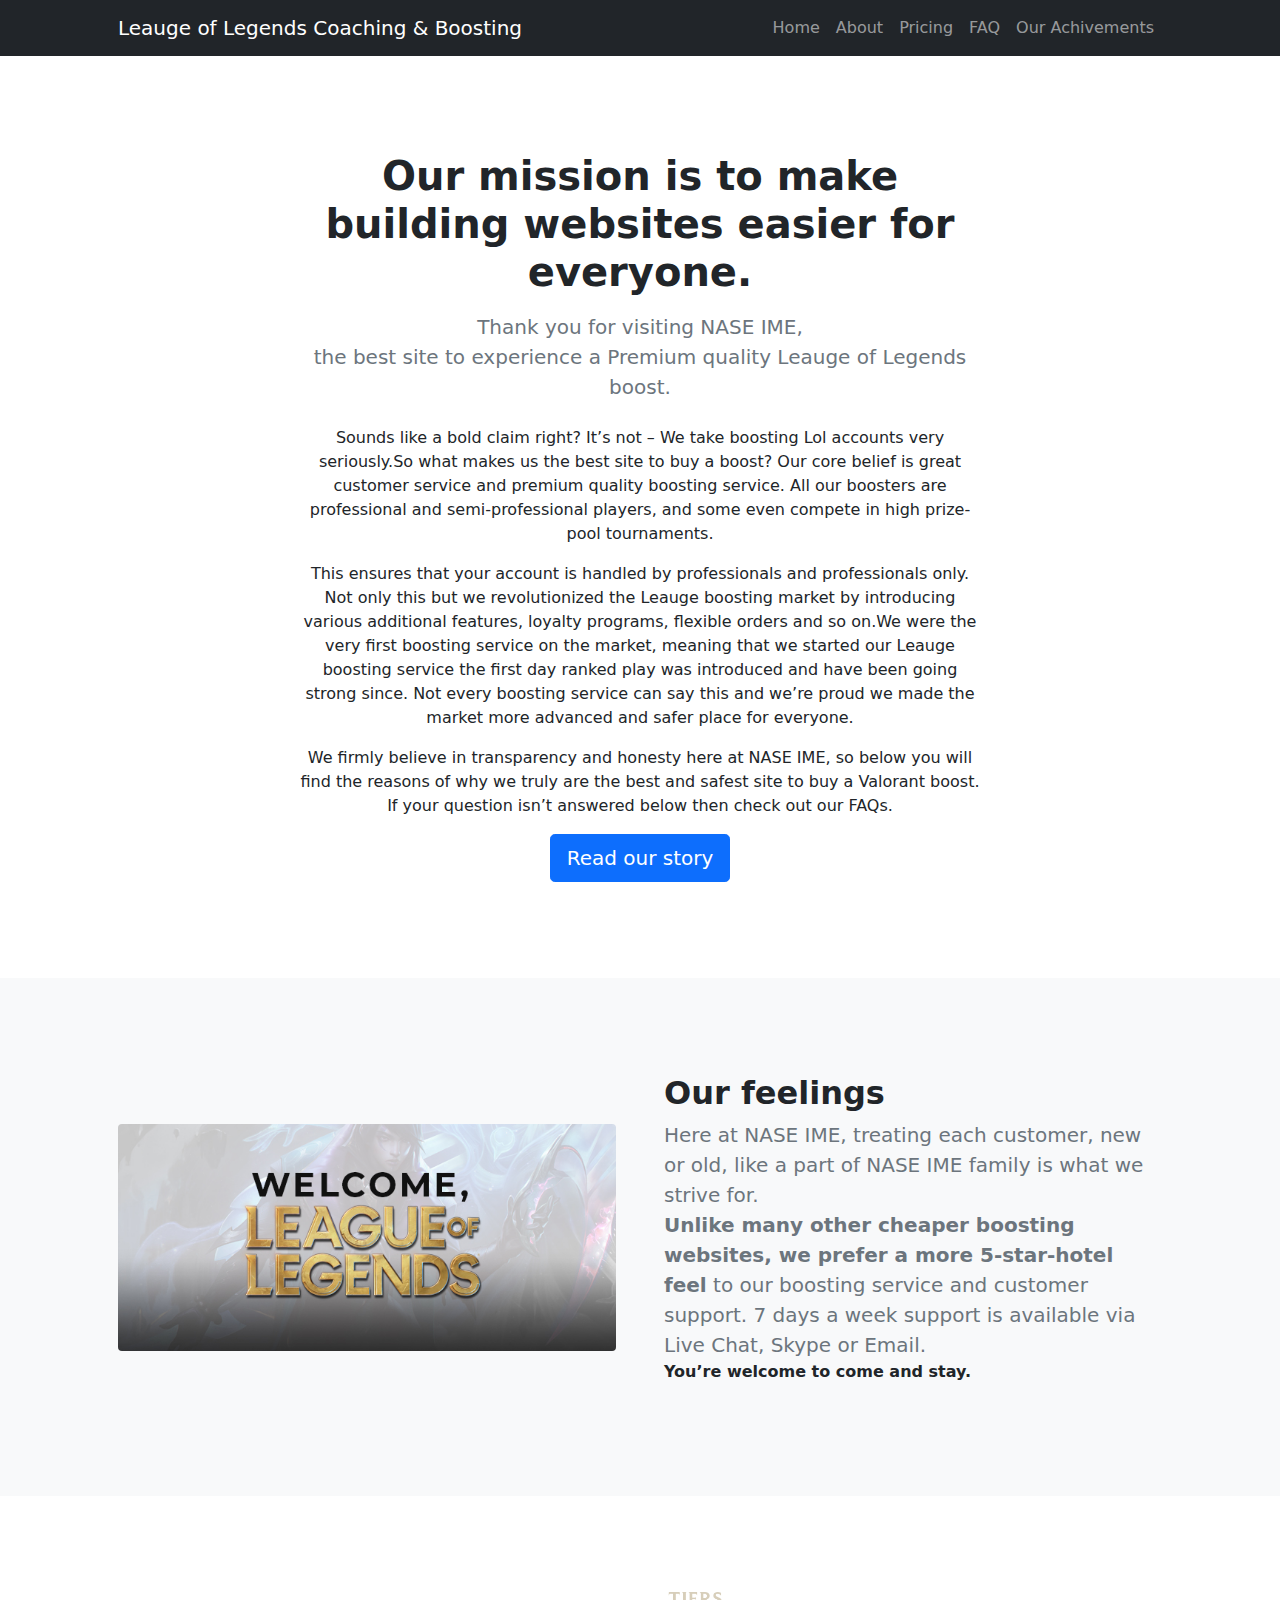
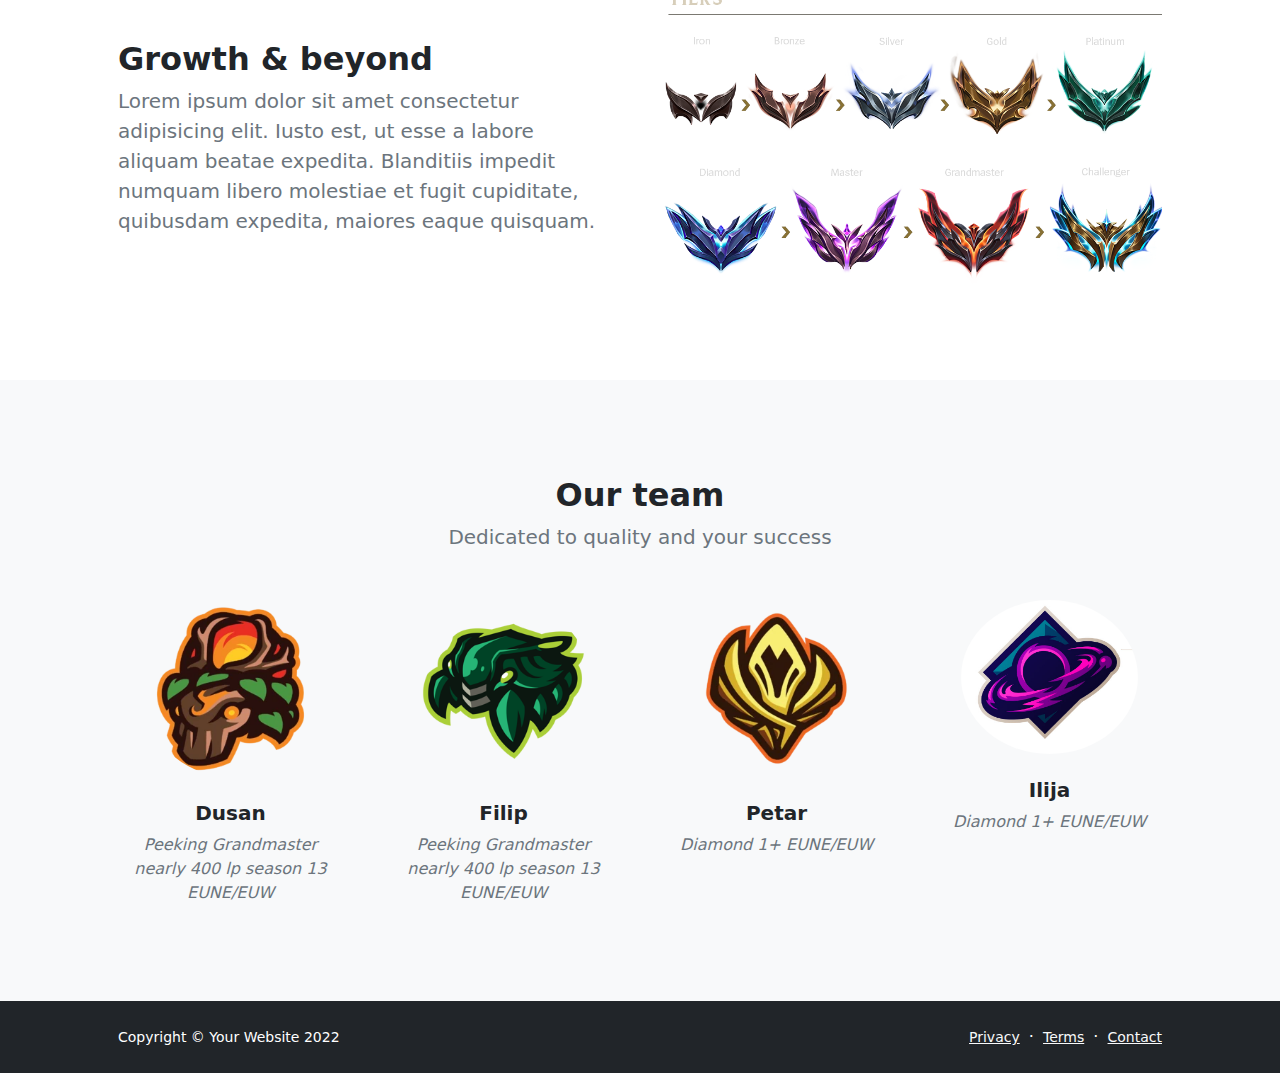
<file: about.html>
<!DOCTYPE html>
<html lang="en">
    <head>
        <meta charset="utf-8" />
        <meta name="viewport" content="width=device-width, initial-scale=1, shrink-to-fit=no" />
        <meta name="description" content="" />
        <meta name="author" content="" />
        <title>Modern Business - Start Bootstrap Template</title>
        <!-- Favicon-->
        <link rel="icon" type="image/x-icon" href="assets/favicon.ico" />
        <!-- Bootstrap icons-->
        <link href="https://cdn.jsdelivr.net/npm/bootstrap-icons@1.5.0/font/bootstrap-icons.css" rel="stylesheet" />
        <!-- Core theme CSS (includes Bootstrap)-->
        <link href="css/styles.css" rel="stylesheet" />
    </head>
    <body class="d-flex flex-column">
        <main class="flex-shrink-0">
            <!-- Navigation-->
            <nav class="navbar navbar-expand-lg navbar-dark bg-dark">
                <div class="container px-5">
                    <a class="navbar-brand" href="index.html">Leauge of Legends Coaching & Boosting </a>
                    <button class="navbar-toggler" type="button" data-bs-toggle="collapse" data-bs-target="#navbarSupportedContent" aria-controls="navbarSupportedContent" aria-expanded="false" aria-label="Toggle navigation"><span class="navbar-toggler-icon"></span></button>
                    <div class="collapse navbar-collapse" id="navbarSupportedContent">
                        <ul class="navbar-nav ms-auto mb-2 mb-lg-0">
                            <li class="nav-item"><a class="nav-link" href="index.html">Home</a></li>
                            <li class="nav-item"><a class="nav-link" href="about.html">About</a></li>
                            <!--<li class="nav-item"><a class="nav-link" href="contact.html">Contact</a></li>-->
                            <li class="nav-item"><a class="nav-link" href="pricing.html">Pricing</a></li>
                            <li class="nav-item"><a class="nav-link" href="faq.html">FAQ</a></li>
                            <li class="nav-item"><a class="nav-link" href="portfolio-overview.html">Our Achivements</a></li>
                            <li class="nav-item dropdown">
                                
                               
                            </li>
                            <li class="nav-item dropdown">
                               
                                <ul class="dropdown-menu dropdown-menu-end" aria-labelledby="navbarDropdownPortfolio">
                                   
                                   
                                </ul>
                            </li>
                        </ul>
                    </div>
                </div>
            </nav>
            </nav>
            <!-- Header-->
            <header class="py-5">
                <div class="container px-5">
                    <div class="row justify-content-center">
                        <div class="col-lg-8 col-xxl-6">
                            <div class="text-center my-5">
                                <h1 class="fw-bolder mb-3">Our mission is to make building websites easier for everyone.</h1>
                                <p class="lead fw-normal text-muted mb-4">Thank you for visiting NASE IME, <br>the best site to experience a Premium quality Leauge of Legends boost.<p></p> Sounds like a bold claim right? It’s not – We take boosting Lol accounts very seriously.So what makes us the best site to buy a boost? Our core belief is great customer service and premium quality boosting service. All our boosters are professional and semi-professional players, and some even compete in high prize-pool tournaments.<p></p>This ensures that your account is handled by professionals and professionals only. Not only this but we revolutionized the Leauge boosting market by introducing various additional features, loyalty programs, flexible orders and so on.We were the very first boosting service on the market, meaning that we started our Leauge boosting service the first day ranked play was introduced and have been going strong since. Not every boosting service can say this and we’re proud we made the market more advanced and safer place for everyone.<p></p>We firmly believe in transparency and honesty here at NASE IME, so below you will find the reasons of why we truly are the best and safest site to buy a Valorant boost. If your question isn’t answered below then check out our FAQs.</p>
                                <a class="btn btn-primary btn-lg" href="#scroll-target">Read our story</a>
                            </div>
                        </div>
                    </div>
                </div>
            </header>
            <!-- About section one-->
            <section class="py-5 bg-light" id="scroll-target">
                <div class="container px-5 my-5">
                    <div class="row gx-5 align-items-center">
                        <div class="col-lg-6"><img class="img-fluid rounded mb-5 mb-lg-0" src="slike/welcome.png" alt="..." /></div>
                        <div class="col-lg-6">
                            <h2 class="fw-bolder">Our feelings</h2>
                            <p class="lead fw-normal text-muted mb-0">Here at NASE IME, treating each customer, new or old, like a part of NASE IME family is what we strive for.<b><br>Unlike many other cheaper boosting websites, we prefer a more 5-star-hotel feel</b> to our boosting service and customer support. 7 days a week support is available via Live Chat, Skype or Email. <p><b>You’re welcome to come and stay.</b></p></p>
                        </div>
                    </div>
                </div>
            </section>
            <!-- About section two-->
            <section class="py-5">
                <div class="container px-5 my-5">
                    <div class="row gx-5 align-items-center">
                        <div class="col-lg-6 order-first order-lg-last"><img class="img-fluid rounded mb-5 mb-lg-0" src="slike/division picurre.png" alt="..." /></div>
                        <div class="col-lg-6">
                            <h2 class="fw-bolder">Growth &amp; beyond</h2>
                            <p class="lead fw-normal text-muted mb-0">Lorem ipsum dolor sit amet consectetur adipisicing elit. Iusto est, ut esse a labore aliquam beatae expedita. Blanditiis impedit numquam libero molestiae et fugit cupiditate, quibusdam expedita, maiores eaque quisquam.</p>
                        </div>
                    </div>
                </div>
            </section>
            <!-- Team members section-->
            <section class="py-5 bg-light">
                <div class="container px-5 my-5">
                    <div class="text-center">
                        <h2 class="fw-bolder">Our team</h2>
                        <p class="lead fw-normal text-muted mb-5">Dedicated to quality and your success</p>
                    </div>
                    <div class="row gx-5 row-cols-1 row-cols-sm-2 row-cols-xl-4 justify-content-center">
                        <div class="col mb-5 mb-5 mb-xl-0">
                            <div class="text-center">
                                <img class="img-fluid rounded-circle mb-4 px-4" src="slike/oragneclash.webp" alt="..." />
                                <h5 class="fw-bolder">Dusan </h5>
                                <div class="fst-italic text-muted">Peeking Grandmaster nearly 400 lp season 13 EUNE/EUW</div>
                            </div>
                        </div>
                        <div class="col mb-5 mb-5 mb-xl-0">
                            <div class="text-center">
                                <img class="img-fluid rounded-circle mb-4 px-4" src="slike/green clash.webp" alt="..." />
                                <h5 class="fw-bolder">Filip</h5>
                                <div class="fst-italic text-muted">Peeking Grandmaster nearly 400 lp season 13 EUNE/EUW</div>
                            </div>
                        </div>
                        <div class="col mb-5 mb-5 mb-sm-0">
                            <div class="text-center">
                                <img class="img-fluid rounded-circle mb-4 px-4" src="slike/yellow clash.webp" alt="..." />
                                <h5 class="fw-bolder">Petar</h5>
                                <div class="fst-italic text-muted">Diamond 1+ EUNE/EUW</div>
                            </div>
                        </div>
                        <div class="col mb-5">
                            <div class="text-center">
                                <img class="img-fluid rounded-circle mb-4 px-4" src="slike/clashpurpl.png" alt="..." />
                                <h5 class="fw-bolder">Ilija</h5>
                                <div class="fst-italic text-muted">Diamond 1+ EUNE/EUW </div>
                            </div>
                        </div>
                    </div>
                </div>
            </section>
        </main>
        <!-- Footer-->
        <footer class="bg-dark py-4 mt-auto">
            <div class="container px-5">
                <div class="row align-items-center justify-content-between flex-column flex-sm-row">
                    <div class="col-auto"><div class="small m-0 text-white">Copyright &copy; Your Website 2022</div></div>
                    <div class="col-auto">
                        <a class="link-light small" href="#!">Privacy</a>
                        <span class="text-white mx-1">&middot;</span>
                        <a class="link-light small" href="#!">Terms</a>
                        <span class="text-white mx-1">&middot;</span>
                        <a class="link-light small" href="#!">Contact</a>
                    </div>
                </div>
            </div>
        </footer>
        <!-- Bootstrap core JS-->
        <script src="https://cdn.jsdelivr.net/npm/bootstrap@5.1.3/dist/js/bootstrap.bundle.min.js"></script>
        <!-- Core theme JS-->
        <script src="js/scripts.js"></script>
    </body>
</html>
</file>
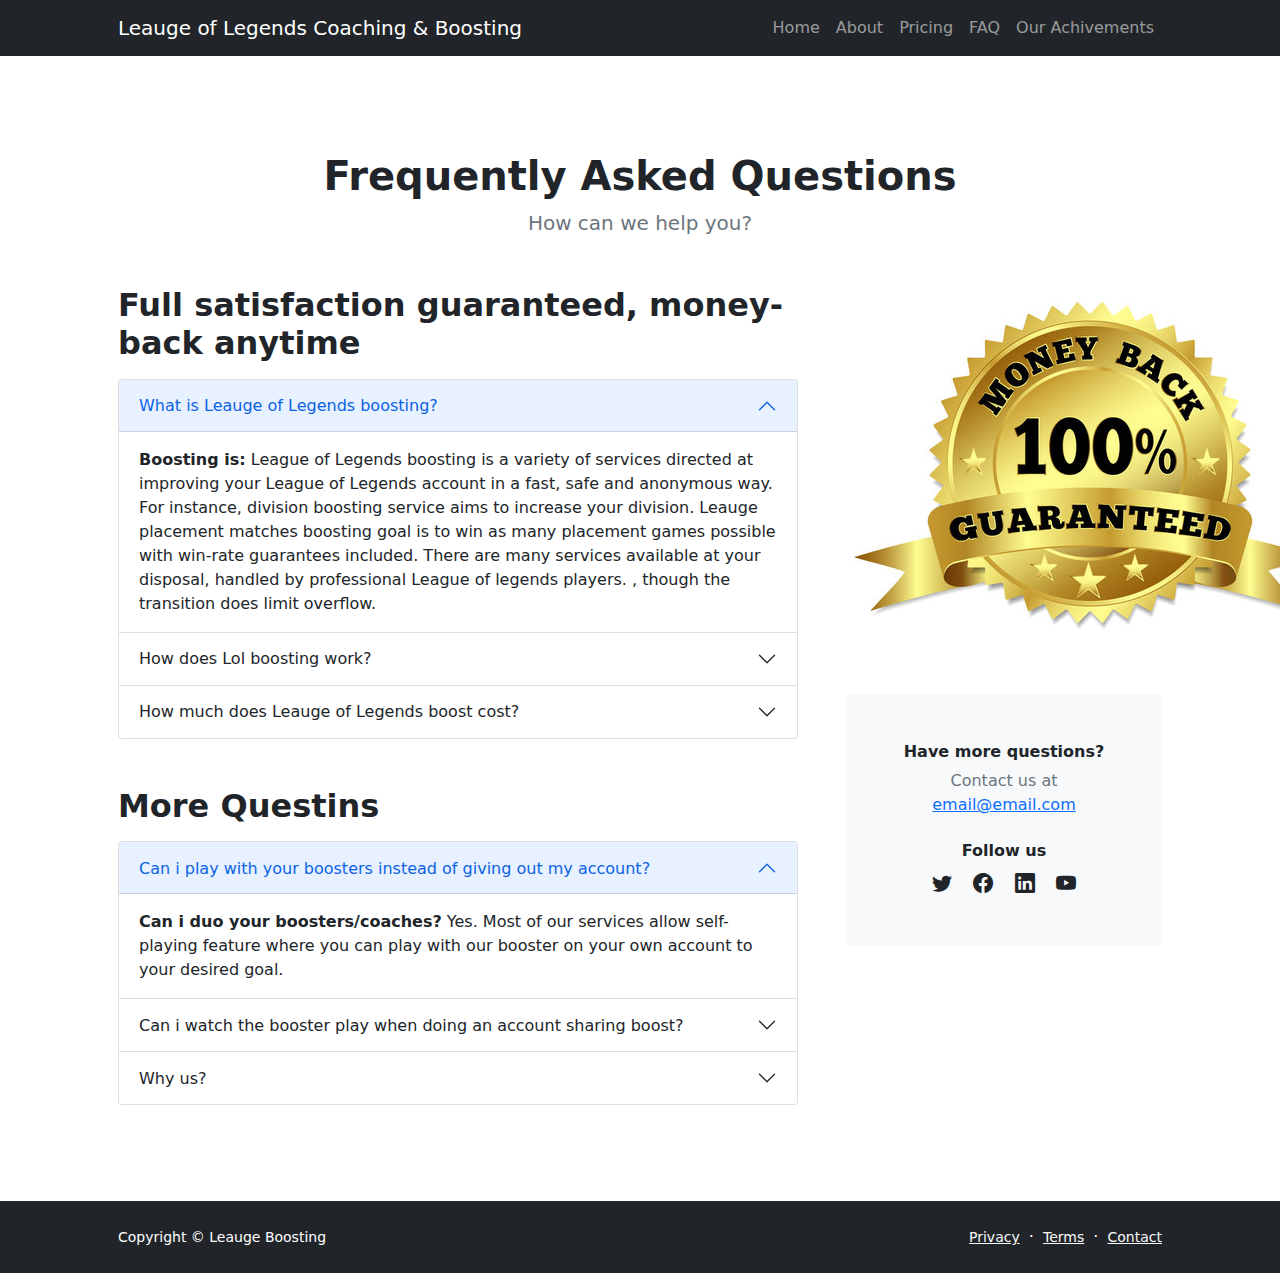
<file: faq.html>
<!DOCTYPE html>
<html lang="en">
    <head>
        <meta charset="utf-8" />
        <meta name="viewport" content="width=device-width, initial-scale=1, shrink-to-fit=no" />
        <meta name="description" content="" />
        <meta name="author" content="" />
        <title>Modern Business - Start Bootstrap Template</title>
        <!-- Favicon-->
        <link rel="icon" type="image/x-icon" href="assets/favicon.ico" />
        <!-- Bootstrap icons-->
        <link href="https://cdn.jsdelivr.net/npm/bootstrap-icons@1.5.0/font/bootstrap-icons.css" rel="stylesheet" />
        <!-- Core theme CSS (includes Bootstrap)-->
        <link href="css/styles.css" rel="stylesheet" />
    </head>
    <body class="d-flex flex-column h-100">
        <main class="flex-shrink-0">
            <!-- Navigation-->
            <nav class="navbar navbar-expand-lg navbar-dark bg-dark">
                <div class="container px-5">
                    <a class="navbar-brand" href="index.html">Leauge of Legends Coaching & Boosting </a>
                    <button class="navbar-toggler" type="button" data-bs-toggle="collapse" data-bs-target="#navbarSupportedContent" aria-controls="navbarSupportedContent" aria-expanded="false" aria-label="Toggle navigation"><span class="navbar-toggler-icon"></span></button>
                    <div class="collapse navbar-collapse" id="navbarSupportedContent">
                        <ul class="navbar-nav ms-auto mb-2 mb-lg-0">
                            <li class="nav-item"><a class="nav-link" href="index.html">Home</a></li>
                            <li class="nav-item"><a class="nav-link" href="about.html">About</a></li>
                            <!--<li class="nav-item"><a class="nav-link" href="contact.html">Contact</a></li>-->
                            <li class="nav-item"><a class="nav-link" href="pricing.html">Pricing</a></li>
                            <li class="nav-item"><a class="nav-link" href="faq.html">FAQ</a></li>
                            <li class="nav-item"><a class="nav-link" href="portfolio-overview.html">Our Achivements</a></li>
                            <li class="nav-item dropdown">
                                
                               
                            </li>
                            <li class="nav-item dropdown">
                               
                                <ul class="dropdown-menu dropdown-menu-end" aria-labelledby="navbarDropdownPortfolio">
                                   
                                   
                                </ul>
                            </li>
                        </ul>
                    </div>
                </div>
            </nav>
            <!-- Page Content-->
            <section class="py-5">
                <div class="container px-5 my-5">
                    <div class="text-center mb-5">
                        <h1 class="fw-bolder">Frequently Asked Questions</h1>
                        <p class="lead fw-normal text-muted mb-0">How can we help you?</p>
                    </div>
                    <div class="row gx-5">
                        <div class="col-xl-8">
                            <!-- FAQ Accordion 1-->
                            <h2 class="fw-bolder mb-3">
                                Full satisfaction guaranteed, money-back anytime</h2>
                            <div class="accordion mb-5" id="accordionExample">
                                <div class="accordion-item">
                                    <h3 class="accordion-header" id="headingOne"><button class="accordion-button" type="button" data-bs-toggle="collapse" data-bs-target="#collapseOne" aria-expanded="true" aria-controls="collapseOne">What is Leauge of Legends boosting?</button></h3>
                                    <div class="accordion-collapse collapse show" id="collapseOne" aria-labelledby="headingOne" data-bs-parent="#accordionExample">
                                        <div class="accordion-body">
                                            <strong>Boosting is:</strong>
                                            League of Legends boosting is a variety of services directed at improving your League of Legends account in a fast, safe and anonymous way. For instance, division boosting service aims to increase your division. Leauge placement matches boosting goal is to win as many placement games possible with win-rate guarantees included. There are many services available at your disposal, handled by professional League of legends players.
                                            <code></code>
                                            , though the transition does limit overflow.
                                        </div>
                                    </div>
                                </div>
                                <div class="accordion-item">
                                    <h3 class="accordion-header" id="headingTwo"><button class="accordion-button collapsed" type="button" data-bs-toggle="collapse" data-bs-target="#collapseTwo" aria-expanded="false" aria-controls="collapseTwo">How does Lol boosting work?</button></h3>
                                    <div class="accordion-collapse collapse" id="collapseTwo" aria-labelledby="headingTwo" data-bs-parent="#accordionExample">
                                        <div class="accordion-body">
                                            <strong>How does it work?</strong>
                                            First step is to customize your desired boost on the service page that you’re interested in. After an order has been made, you gain access to your personal order page where you can track your order, or schedule playing times with your booster until the desired goal is reached, depending whether you chose a solo (account sharing) or duo (self-play) service.
                                        </div>
                                    </div>
                                </div>
                                <div class="accordion-item">
                                    <h3 class="accordion-header" id="headingThree"><button class="accordion-button collapsed" type="button" data-bs-toggle="collapse" data-bs-target="#collapseThree" aria-expanded="false" aria-controls="collapseThree">How much does Leauge of Legends boost cost?</button></h3>
                                    <div class="accordion-collapse collapse" id="collapseThree" aria-labelledby="headingThree" data-bs-parent="#accordionExample">
                                        <div class="accordion-body">
                                            <strong>How much does boost cost?</strong>
                                            Each service has different pricing, and each service is fully customizable to your need, therefore, the price varies for every specific order. The boosting starts from as low as 5$ for lower ranks and levels. You can find out all the prices on the service’s page.
                                        </div>
                                    </div>
                                </div>
                            </div>
                            <!-- FAQ Accordion 2-->
                            <h2 class="fw-bolder mb-3">More Questins</h2>
                            <div class="accordion mb-5 mb-xl-0" id="accordionExample2">
                                <div class="accordion-item">
                                    <h3 class="accordion-header" id="headingOne"><button class="accordion-button" type="button" data-bs-toggle="collapse" data-bs-target="#collapseOne" aria-expanded="true" aria-controls="collapseOne">Can i play with your boosters instead of giving out my account?</button></h3>
                                    <div class="accordion-collapse collapse show" id="collapseOne" aria-labelledby="headingOne" data-bs-parent="#accordionExample2">
                                        <div class="accordion-body">
                                            <strong>Can i duo your boosters/coaches?</strong>
                                            Yes. Most of our services allow self-playing feature where you can play with our booster on your own account to your desired goal.
                                        </div>
                                    </div>
                                </div>
                                <div class="accordion-item">
                                    <h3 class="accordion-header" id="headingTwo"><button class="accordion-button collapsed" type="button" data-bs-toggle="collapse" data-bs-target="#collapseTwo" aria-expanded="false" aria-controls="collapseTwo">Can i watch the booster play when doing an account sharing boost?</button></h3>
                                    <div class="accordion-collapse collapse" id="collapseTwo" aria-labelledby="headingTwo" data-bs-parent="#accordionExample2">
                                        <div class="accordion-body">
                                            <strong>Live streaming proggres follow?</strong>
                                            Yes. The live streaming feature is available for an extra 15% on top of your order.
                                        </div>
                                    </div>
                                </div>
                                <div class="accordion-item">
                                    <h3 class="accordion-header" id="headingThree"><button class="accordion-button collapsed" type="button" data-bs-toggle="collapse" data-bs-target="#collapseThree" aria-expanded="false" aria-controls="collapseThree">Why us?</button></h3>
                                    <div class="accordion-collapse collapse" id="collapseThree" aria-labelledby="headingThree" data-bs-parent="#accordionExample2">
                                        <div class="accordion-body">
                                            <strong>Premium Quality Over Quantity</strong>
                                            Here at Boosting Factory, treating each customer, new or old, like a part of Boosting Factory family is what we strive for. Unlike many other cheaper boosting websites, we prefer a more 5-star-hotel feel to our boosting service and customer support. 7 days a week support is available via Live Chat, Skype or Email. You’re welcome to come and stay.
                                        </div>
                                    </div>
                                </div>
                            </div>
                        </div>
                        
                        <div class="col-xl-4">
                            <img src="slike/money back.jpg">
                            <div class="card border-0 bg-light mt-xl-5">
                                <div class="card-body p-4 py-lg-5">
                                    
                                    <div class="d-flex align-items-center justify-content-center">
                                        
                                        <div class="text-center">
                                            <div class="h6 fw-bolder">Have more questions?</div>
                                            <p class="text-muted mb-4">
                                                Contact us at
                                                <br />
                                                <a href="#!">email@email.com</a>
                                            </p>
                                            <div class="h6 fw-bolder">Follow us</div>
                                            <a class="fs-5 px-2 link-dark" href="#!"><i class="bi-twitter"></i></a>
                                            <a class="fs-5 px-2 link-dark" href="#!"><i class="bi-facebook"></i></a>
                                            <a class="fs-5 px-2 link-dark" href="#!"><i class="bi-linkedin"></i></a>
                                            <a class="fs-5 px-2 link-dark" href="#!"><i class="bi-youtube"></i></a>
                                        </div>
                                    </div>
                                </div>
                            </div>
                        </div>
                    </div>
                </div>
            </section>
        </main>
        <!-- Footer-->
        <footer class="bg-dark py-4 mt-auto">
            <div class="container px-5">
                <div class="row align-items-center justify-content-between flex-column flex-sm-row">
                    <div class="col-auto"><div class="small m-0 text-white">Copyright &copy; Leauge Boosting</div></div>
                    <div class="col-auto">
                        <a class="link-light small" href="#!">Privacy</a>
                        <span class="text-white mx-1">&middot;</span>
                        <a class="link-light small" href="#!">Terms</a>
                        <span class="text-white mx-1">&middot;</span>
                        <a class="link-light small" href="#!">Contact</a>
                    </div>
                </div>
            </div>
        </footer>
        <!-- Bootstrap core JS-->
        <script src="https://cdn.jsdelivr.net/npm/bootstrap@5.1.3/dist/js/bootstrap.bundle.min.js"></script>
        <!-- Core theme JS-->
        <script src="js/scripts.js"></script>
    </body>
</html>
</file>
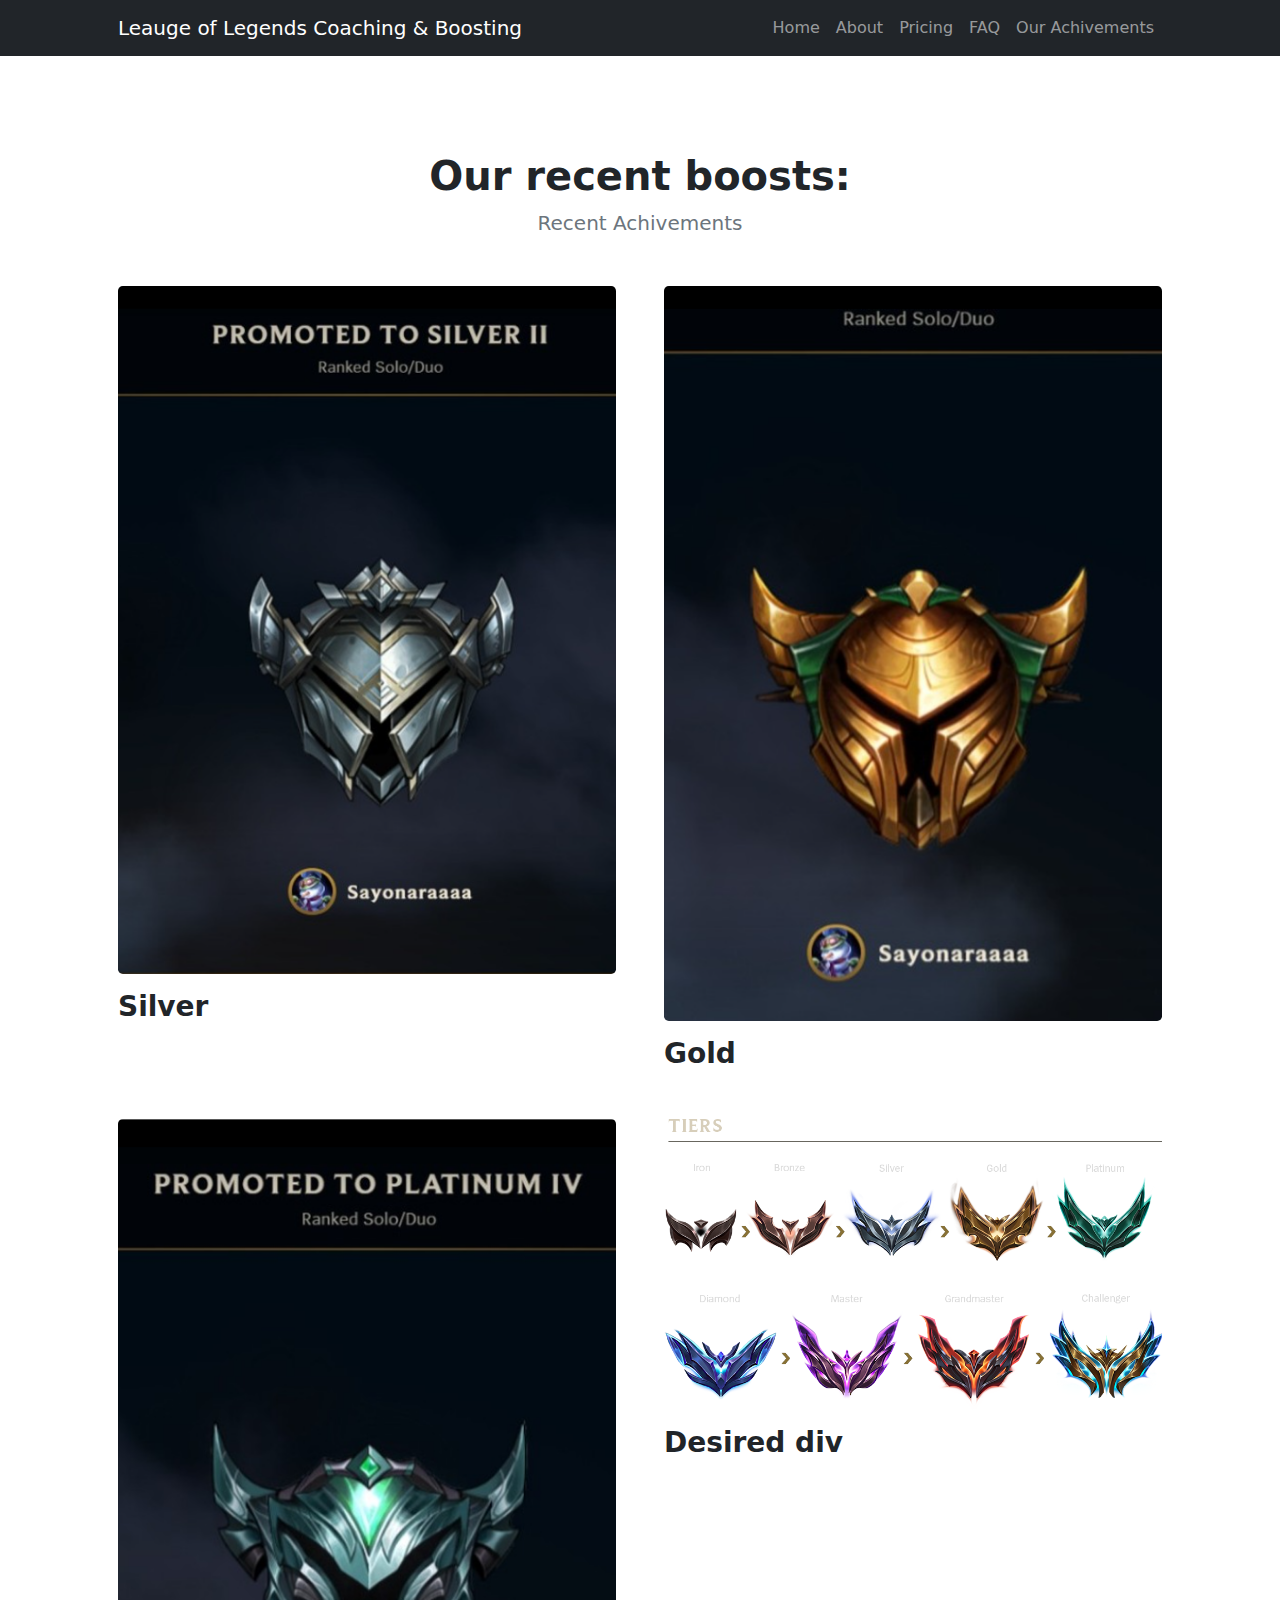
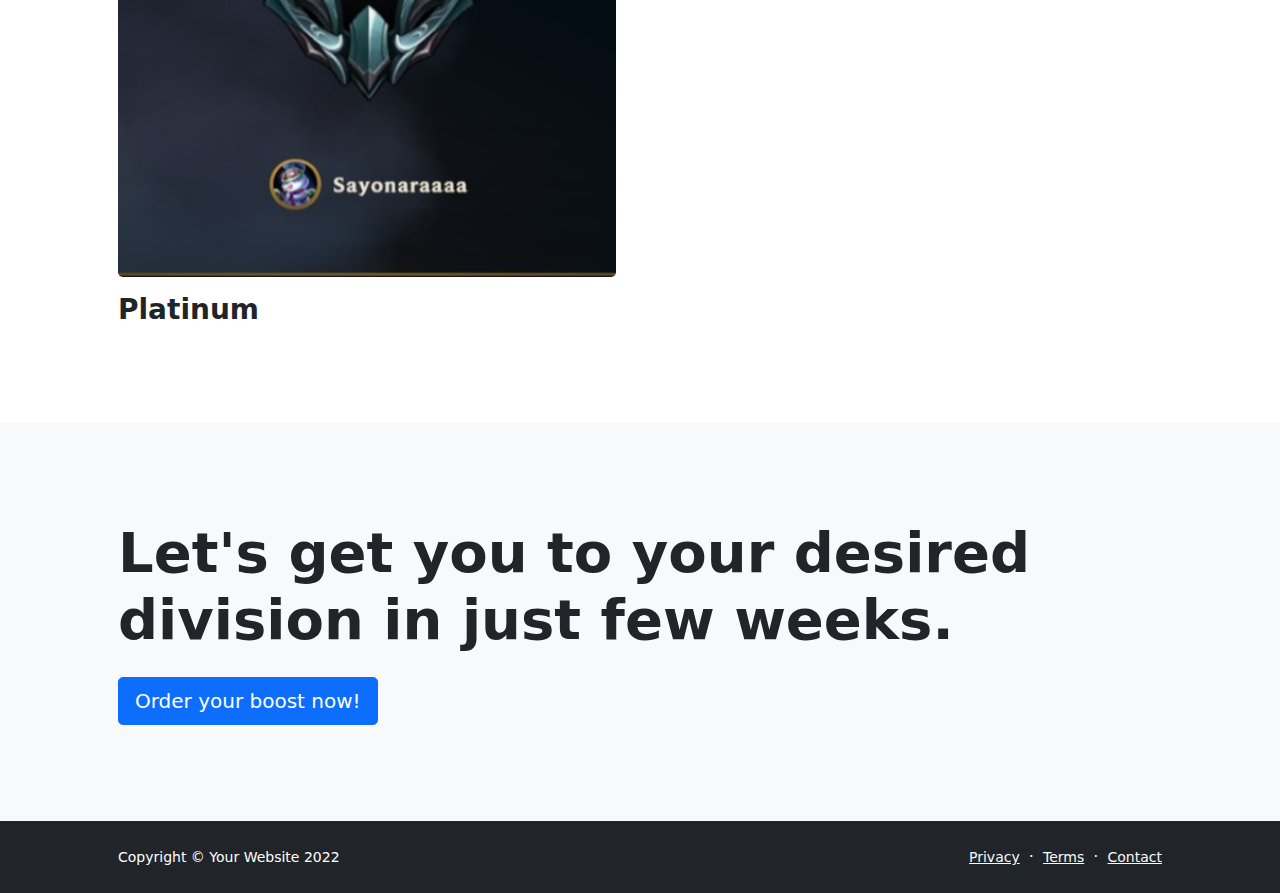
<file: portfolio-overview.html>
<!DOCTYPE html>
<html lang="en">
    <head>
        <meta charset="utf-8" />
        <meta name="viewport" content="width=device-width, initial-scale=1, shrink-to-fit=no" />
        <meta name="description" content="" />
        <meta name="author" content="" />
        <title>Modern Business - Start Bootstrap Template</title>
        <!-- Favicon-->
        <link rel="icon" type="image/x-icon" href="assets/favicon.ico" />
        <!-- Bootstrap icons-->
        <link href="https://cdn.jsdelivr.net/npm/bootstrap-icons@1.5.0/font/bootstrap-icons.css" rel="stylesheet" />
        <!-- Core theme CSS (includes Bootstrap)-->
        <link href="css/styles.css" rel="stylesheet" />
    </head>
    <body class="d-flex flex-column h-100">
        <main class="flex-shrink-0">
            <!-- Navigation-->
            <nav class="navbar navbar-expand-lg navbar-dark bg-dark">
                <div class="container px-5">
                    <a class="navbar-brand" href="index.html">Leauge of Legends Coaching & Boosting </a>
                    <button class="navbar-toggler" type="button" data-bs-toggle="collapse" data-bs-target="#navbarSupportedContent" aria-controls="navbarSupportedContent" aria-expanded="false" aria-label="Toggle navigation"><span class="navbar-toggler-icon"></span></button>
                    <div class="collapse navbar-collapse" id="navbarSupportedContent">
                        <ul class="navbar-nav ms-auto mb-2 mb-lg-0">
                            <li class="nav-item"><a class="nav-link" href="index.html">Home</a></li>
                            <li class="nav-item"><a class="nav-link" href="about.html">About</a></li>
                            <!--<li class="nav-item"><a class="nav-link" href="contact.html">Contact</a></li>-->
                            <li class="nav-item"><a class="nav-link" href="pricing.html">Pricing</a></li>
                            <li class="nav-item"><a class="nav-link" href="faq.html">FAQ</a></li>
                            <li class="nav-item"><a class="nav-link" href="portfolio-overview.html">Our Achivements</a></li>
                            <li class="nav-item dropdown">
                                
                               
                            </li>
                            <li class="nav-item dropdown">
                               
                                <ul class="dropdown-menu dropdown-menu-end" aria-labelledby="navbarDropdownPortfolio">
                                   
                                   
                                </ul>
                            </li>
                        </ul>
                    </div>
                </div>
            </nav>
            <!-- Page Content-->
            <section class="py-5">
                <div class="container px-5 my-5">
                    <div class="text-center mb-5">
                        <h1 class="fw-bolder">Our recent boosts:</h1>
                        <p class="lead fw-normal text-muted mb-0">Recent Achivements</p>
                    </div>
                    <div class="row gx-5">
                        <div class="col-lg-6">
                            <div class="position-relative mb-5">
                                <img class="img-fluid rounded-3 mb-3" src="slike/silver say.png" alt="..." />
                                <a class="h3 fw-bolder text-decoration-none link-dark stretched-link" href="#!">Silver</a>
                            </div>
                        </div>
                        <div class="col-lg-6">
                            <div class="position-relative mb-5">
                                <img class="img-fluid rounded-3 mb-3" src="slike/gold say.png" alt="..." />
                                <a class="h3 fw-bolder text-decoration-none link-dark stretched-link" href="#!">Gold</a>
                            </div>
                        </div>
                        <div class="col-lg-6">
                            <div class="position-relative mb-5 mb-lg-0">
                                <img class="img-fluid rounded-3 mb-3" src="slike/plat say.png" alt="..." />
                                <a class="h3 fw-bolder text-decoration-none link-dark stretched-link" href="#!">Platinum</a>
                            </div>
                        </div>
                        <div class="col-lg-6">
                            <div class="position-relative">
                                <img class="img-fluid rounded-3 mb-3" src="slike/division picurre.png" alt="..." />
                                <a class="h3 fw-bolder text-decoration-none link-dark stretched-link" href="#!">Desired div</a>
                            </div>
                        </div>
                    </div>
                </div>
            </section>
            <section class="py-5 bg-light">
                <div class="container px-5 my-5">
                    <h3 class="display-4 fw-bolder mb-4">Let's get you to your desired division in just few weeks.</h3>
                    <a class="btn btn-lg btn-primary" href="pricing.html">Order your boost now!</a>
                </div>
            </section>
        </main>
        <!-- Footer-->
        <footer class="bg-dark py-4 mt-auto">
            <div class="container px-5">
                <div class="row align-items-center justify-content-between flex-column flex-sm-row">
                    <div class="col-auto"><div class="small m-0 text-white">Copyright &copy; Your Website 2022</div></div>
                    <div class="col-auto">
                        <a class="link-light small" href="#!">Privacy</a>
                        <span class="text-white mx-1">&middot;</span>
                        <a class="link-light small" href="#!">Terms</a>
                        <span class="text-white mx-1">&middot;</span>
                        <a class="link-light small" href="#!">Contact</a>
                    </div>
                </div>
            </div>
        </footer>
        <!-- Bootstrap core JS-->
        <script src="https://cdn.jsdelivr.net/npm/bootstrap@5.1.3/dist/js/bootstrap.bundle.min.js"></script>
        <!-- Core theme JS-->
        <script src="js/scripts.js"></script>
    </body>
</html>
</file>
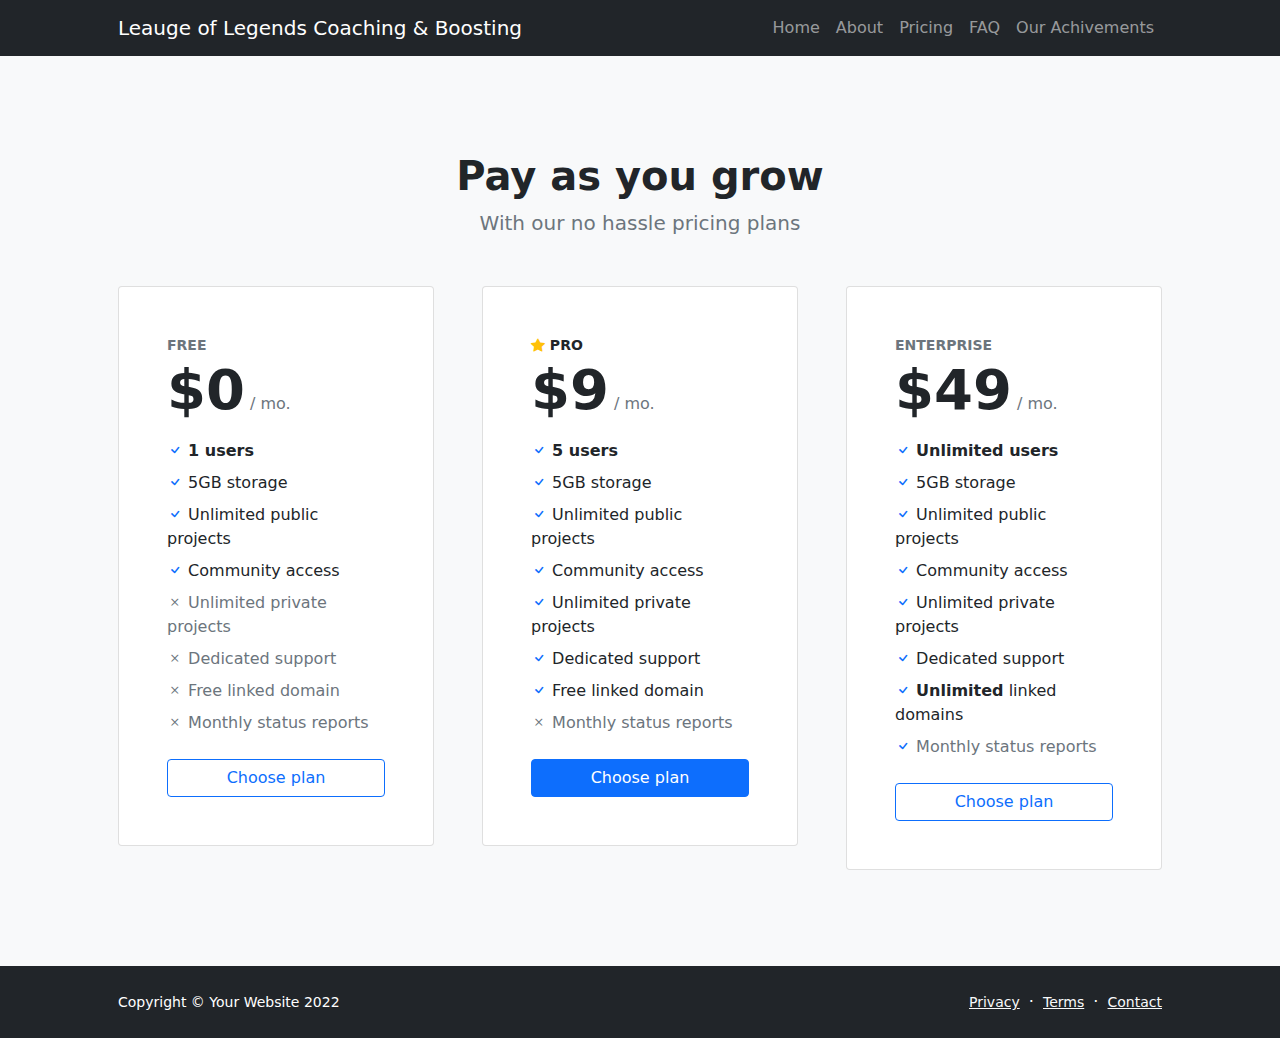
<file: pricing.html>
<!DOCTYPE html>
<html lang="en">
    <head>
        <meta charset="utf-8" />
        <meta name="viewport" content="width=device-width, initial-scale=1, shrink-to-fit=no" />
        <meta name="description" content="" />
        <meta name="author" content="" />
        <title>Modern Business - Start Bootstrap Template</title>
        <!-- Favicon-->
        <link rel="icon" type="image/x-icon" href="assets/favicon.ico" />
        <!-- Bootstrap icons-->
        <link href="https://cdn.jsdelivr.net/npm/bootstrap-icons@1.5.0/font/bootstrap-icons.css" rel="stylesheet" />
        <!-- Core theme CSS (includes Bootstrap)-->
        <link href="css/styles.css" rel="stylesheet" />
    </head>
    <body class="d-flex flex-column">
        <main class="flex-shrink-0">
            <!-- Navigation-->
            <nav class="navbar navbar-expand-lg navbar-dark bg-dark">
                <div class="container px-5">
                    <a class="navbar-brand" href="index.html">Leauge of Legends Coaching & Boosting </a>
                    <button class="navbar-toggler" type="button" data-bs-toggle="collapse" data-bs-target="#navbarSupportedContent" aria-controls="navbarSupportedContent" aria-expanded="false" aria-label="Toggle navigation"><span class="navbar-toggler-icon"></span></button>
                    <div class="collapse navbar-collapse" id="navbarSupportedContent">
                        <ul class="navbar-nav ms-auto mb-2 mb-lg-0">
                            <li class="nav-item"><a class="nav-link" href="index.html">Home</a></li>
                            <li class="nav-item"><a class="nav-link" href="about.html">About</a></li>
                            <!--<li class="nav-item"><a class="nav-link" href="contact.html">Contact</a></li>-->
                            <li class="nav-item"><a class="nav-link" href="pricing.html">Pricing</a></li>
                            <li class="nav-item"><a class="nav-link" href="faq.html">FAQ</a></li>
                            <li class="nav-item"><a class="nav-link" href="portfolio-overview.html">Our Achivements</a></li>
                            <li class="nav-item dropdown">
                                
                               
                            </li>
                            <li class="nav-item dropdown">
                               
                                <ul class="dropdown-menu dropdown-menu-end" aria-labelledby="navbarDropdownPortfolio">
                                   
                                   
                                </ul>
                            </li>
                        </ul>
                    </div>
                </div>
            </nav>
            <!-- Pricing section-->
            <section class="bg-light py-5">
                <div class="container px-5 my-5">
                    <div class="text-center mb-5">
                        <h1 class="fw-bolder">Pay as you grow</h1>
                        <p class="lead fw-normal text-muted mb-0">With our no hassle pricing plans</p>
                    </div>
                    <div class="row gx-5 justify-content-center">
                        <!-- Pricing card free-->
                        <div class="col-lg-6 col-xl-4">
                            <div class="card mb-5 mb-xl-0">
                                <div class="card-body p-5">
                                    <div class="small text-uppercase fw-bold text-muted">Free</div>
                                    <div class="mb-3">
                                        <span class="display-4 fw-bold">$0</span>
                                        <span class="text-muted">/ mo.</span>
                                    </div>
                                    <ul class="list-unstyled mb-4">
                                        <li class="mb-2">
                                            <i class="bi bi-check text-primary"></i>
                                            <strong>1 users</strong>
                                        </li>
                                        <li class="mb-2">
                                            <i class="bi bi-check text-primary"></i>
                                            5GB storage
                                        </li>
                                        <li class="mb-2">
                                            <i class="bi bi-check text-primary"></i>
                                            Unlimited public projects
                                        </li>
                                        <li class="mb-2">
                                            <i class="bi bi-check text-primary"></i>
                                            Community access
                                        </li>
                                        <li class="mb-2 text-muted">
                                            <i class="bi bi-x"></i>
                                            Unlimited private projects
                                        </li>
                                        <li class="mb-2 text-muted">
                                            <i class="bi bi-x"></i>
                                            Dedicated support
                                        </li>
                                        <li class="mb-2 text-muted">
                                            <i class="bi bi-x"></i>
                                            Free linked domain
                                        </li>
                                        <li class="text-muted">
                                            <i class="bi bi-x"></i>
                                            Monthly status reports
                                        </li>
                                    </ul>
                                    <div class="d-grid"><a class="btn btn-outline-primary" href="#!">Choose plan</a></div>
                                </div>
                            </div>
                        </div>
                        <!-- Pricing card pro-->
                        <div class="col-lg-6 col-xl-4">
                            <div class="card mb-5 mb-xl-0">
                                <div class="card-body p-5">
                                    <div class="small text-uppercase fw-bold">
                                        <i class="bi bi-star-fill text-warning"></i>
                                        Pro
                                    </div>
                                    <div class="mb-3">
                                        <span class="display-4 fw-bold">$9</span>
                                        <span class="text-muted">/ mo.</span>
                                    </div>
                                    <ul class="list-unstyled mb-4">
                                        <li class="mb-2">
                                            <i class="bi bi-check text-primary"></i>
                                            <strong>5 users</strong>
                                        </li>
                                        <li class="mb-2">
                                            <i class="bi bi-check text-primary"></i>
                                            5GB storage
                                        </li>
                                        <li class="mb-2">
                                            <i class="bi bi-check text-primary"></i>
                                            Unlimited public projects
                                        </li>
                                        <li class="mb-2">
                                            <i class="bi bi-check text-primary"></i>
                                            Community access
                                        </li>
                                        <li class="mb-2">
                                            <i class="bi bi-check text-primary"></i>
                                            Unlimited private projects
                                        </li>
                                        <li class="mb-2">
                                            <i class="bi bi-check text-primary"></i>
                                            Dedicated support
                                        </li>
                                        <li class="mb-2">
                                            <i class="bi bi-check text-primary"></i>
                                            Free linked domain
                                        </li>
                                        <li class="text-muted">
                                            <i class="bi bi-x"></i>
                                            Monthly status reports
                                        </li>
                                    </ul>
                                    <div class="d-grid"><a class="btn btn-primary" href="#!">Choose plan</a></div>
                                </div>
                            </div>
                        </div>
                        <!-- Pricing card enterprise-->
                        <div class="col-lg-6 col-xl-4">
                            <div class="card">
                                <div class="card-body p-5">
                                    <div class="small text-uppercase fw-bold text-muted">Enterprise</div>
                                    <div class="mb-3">
                                        <span class="display-4 fw-bold">$49</span>
                                        <span class="text-muted">/ mo.</span>
                                    </div>
                                    <ul class="list-unstyled mb-4">
                                        <li class="mb-2">
                                            <i class="bi bi-check text-primary"></i>
                                            <strong>Unlimited users</strong>
                                        </li>
                                        <li class="mb-2">
                                            <i class="bi bi-check text-primary"></i>
                                            5GB storage
                                        </li>
                                        <li class="mb-2">
                                            <i class="bi bi-check text-primary"></i>
                                            Unlimited public projects
                                        </li>
                                        <li class="mb-2">
                                            <i class="bi bi-check text-primary"></i>
                                            Community access
                                        </li>
                                        <li class="mb-2">
                                            <i class="bi bi-check text-primary"></i>
                                            Unlimited private projects
                                        </li>
                                        <li class="mb-2">
                                            <i class="bi bi-check text-primary"></i>
                                            Dedicated support
                                        </li>
                                        <li class="mb-2">
                                            <i class="bi bi-check text-primary"></i>
                                            <strong>Unlimited</strong>
                                            linked domains
                                        </li>
                                        <li class="text-muted">
                                            <i class="bi bi-check text-primary"></i>
                                            Monthly status reports
                                        </li>
                                    </ul>
                                    <div class="d-grid"><a class="btn btn-outline-primary" href="#!">Choose plan</a></div>
                                </div>
                            </div>
                        </div>
                    </div>
                </div>
            </section>
        </main>
        <!-- Footer-->
        <footer class="bg-dark py-4 mt-auto">
            <div class="container px-5">
                <div class="row align-items-center justify-content-between flex-column flex-sm-row">
                    <div class="col-auto"><div class="small m-0 text-white">Copyright &copy; Your Website 2022</div></div>
                    <div class="col-auto">
                        <a class="link-light small" href="#!">Privacy</a>
                        <span class="text-white mx-1">&middot;</span>
                        <a class="link-light small" href="#!">Terms</a>
                        <span class="text-white mx-1">&middot;</span>
                        <a class="link-light small" href="#!">Contact</a>
                    </div>
                </div>
            </div>
        </footer>
        <!-- Bootstrap core JS-->
        <script src="https://cdn.jsdelivr.net/npm/bootstrap@5.1.3/dist/js/bootstrap.bundle.min.js"></script>
        <!-- Core theme JS-->
        <script src="js/scripts.js"></script>
    </body>
</html>
</file>
